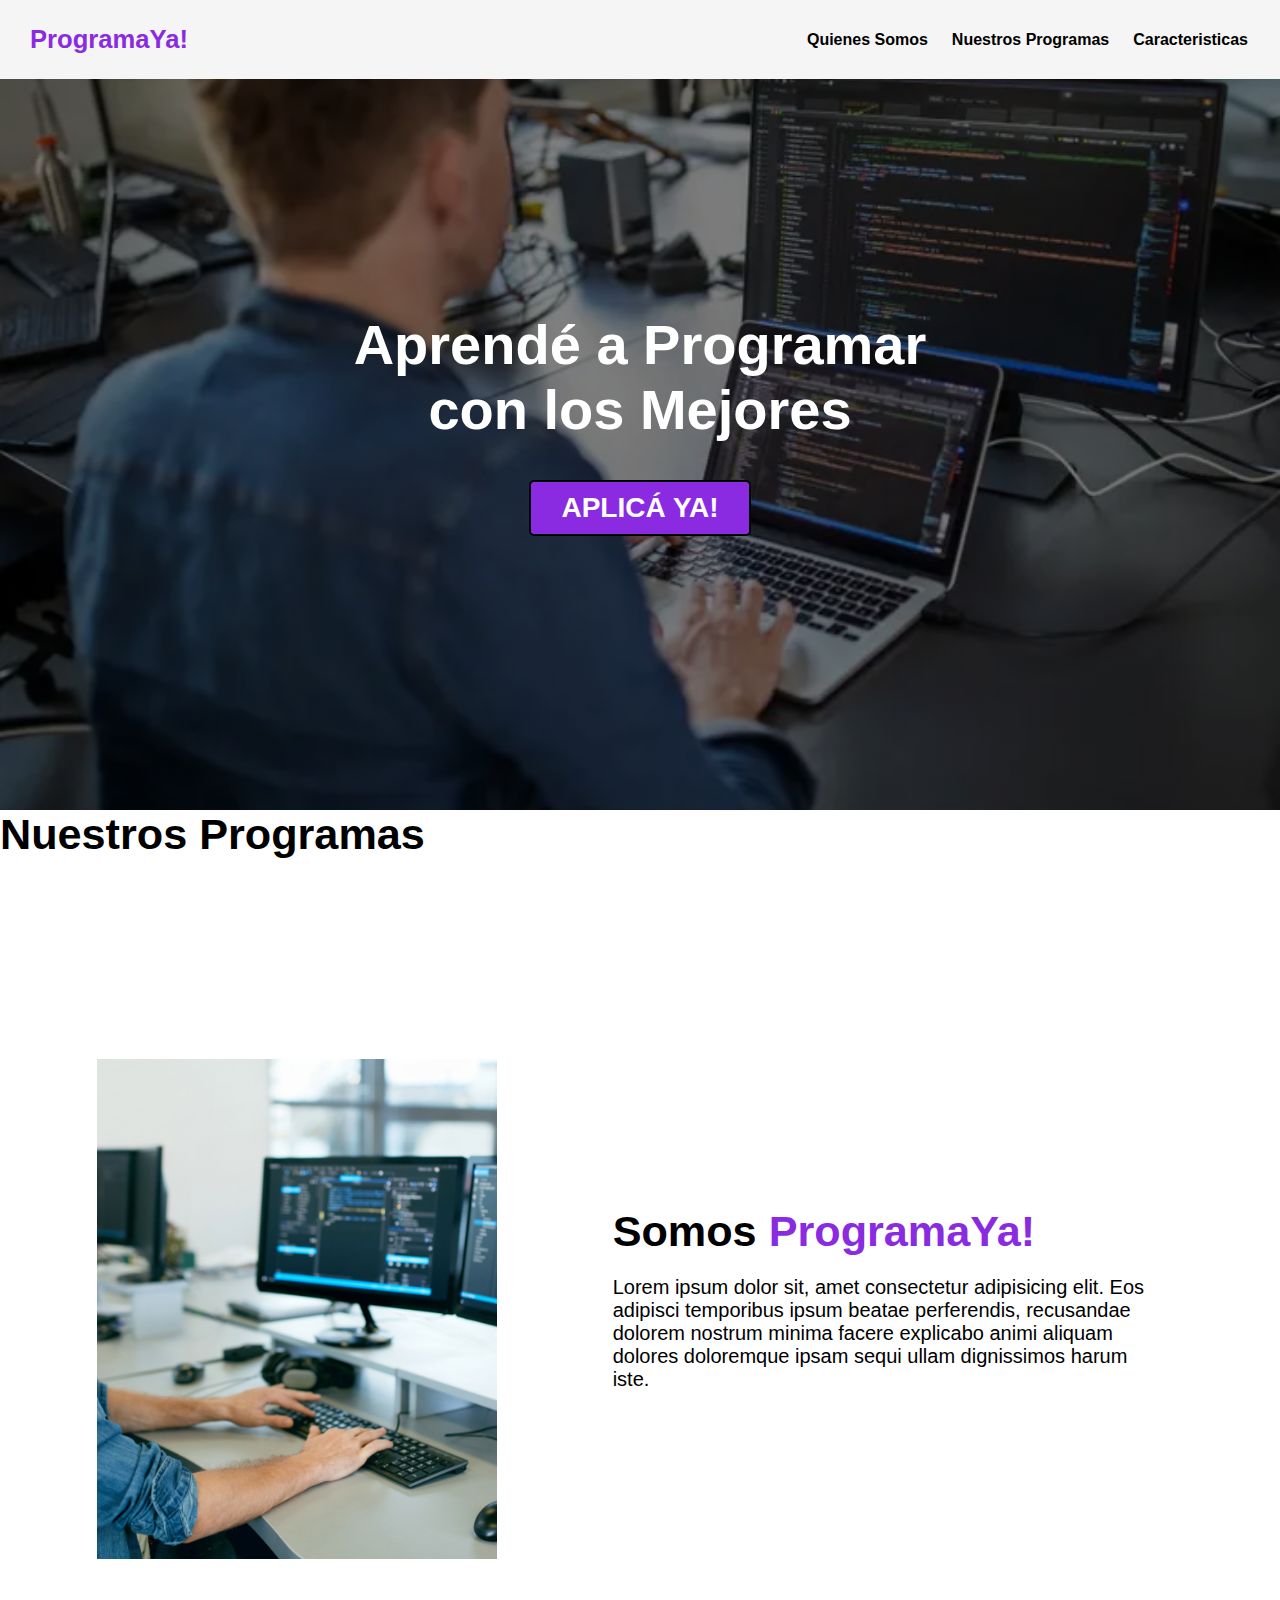
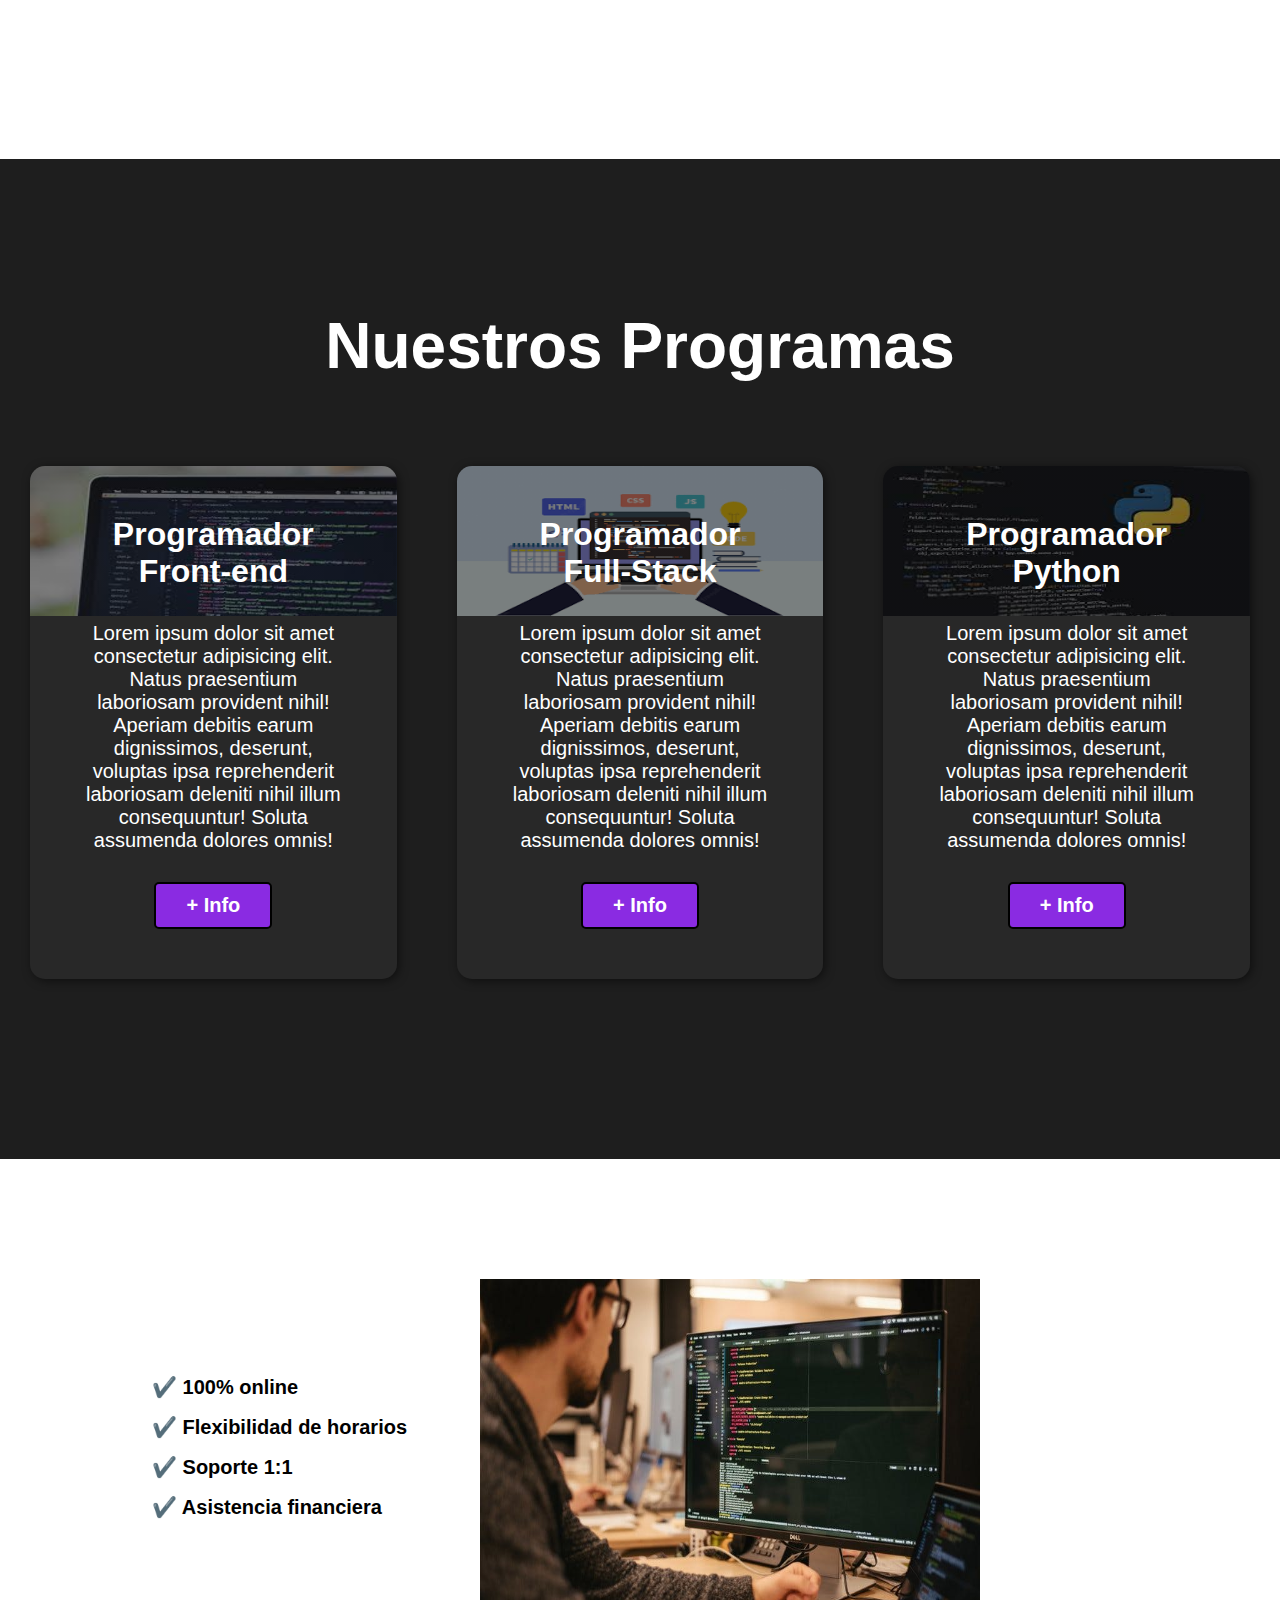
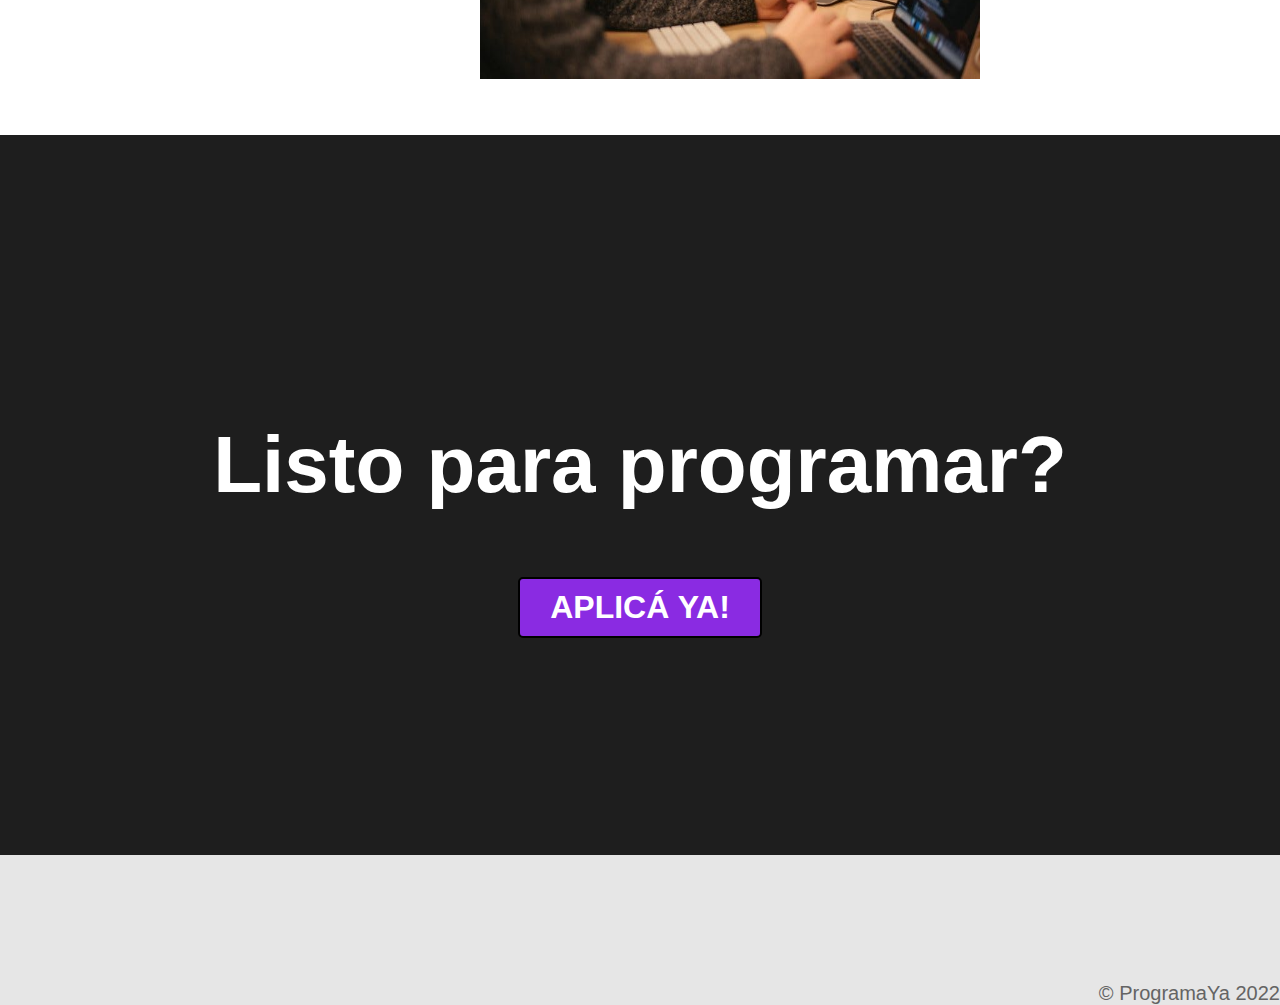
<file: Modelo-Pagina-Web/index.html>
<!DOCTYPE html>
<html lang="en">
<head>
    <meta charset="UTF-8">
    <meta http-equiv="X-UA-Compatible" content="IE=edge">
    <meta name="viewport" content="width=device-width, initial-scale=1.0">
    <title>Modelo Pagina Web</title>
    <link rel="stylesheet" href="index.css">
</head>
<body>
    <header>
        <div class="container">
            <p class="logo">ProgramaYa!</p>
            <nav>
                <a href="#somos-proya">Quienes Somos</a>
                <a href="#nuestros-programas">Nuestros Programas</a>
                <a href="#caracteristicas">Caracteristicas</a>
            </nav>
        </div>
    </header>
    <section id="hero">
        <h1>Aprendé a Programar <br>con los Mejores</h1>
        <form action="https://www.youtube.com/">
            <button>APLICÁ YA!</button>
        </form>

    </section>
    <section id="somos-proya">
        <h2>Nuestros Programas</h2>
        <div class="container">
            <div class="img-container"></div>
            <div class="texto">
                <h2>Somos <span class="color-acento">ProgramaYa!</span></h2>
                <p>Lorem ipsum dolor sit, amet consectetur adipisicing elit. Eos adipisci temporibus ipsum beatae perferendis, recusandae dolorem nostrum minima facere explicabo animi aliquam dolores doloremque ipsam sequi ullam dignissimos harum iste.</p>
            </div>
        </div>
    </section>
    <section id="nuestros-programas">
        <div class="container">
            <h2>Nuestros Programas</h2>
            <div class="programas">
                <div class="carta">
                    <h3>Programador Front-end</h3>
                    <p>Lorem ipsum dolor sit amet consectetur adipisicing elit. Natus praesentium laboriosam provident nihil! Aperiam debitis earum dignissimos, deserunt, voluptas ipsa reprehenderit laboriosam deleniti nihil illum consequuntur! Soluta assumenda dolores omnis!</p>
                    <button>+ Info</button>
                </div>
                <div class="carta">
                    <h3>Programador Full-Stack</h3>
                    <p>Lorem ipsum dolor sit amet consectetur adipisicing elit. Natus praesentium laboriosam provident nihil! Aperiam debitis earum dignissimos, deserunt, voluptas ipsa reprehenderit laboriosam deleniti nihil illum consequuntur! Soluta assumenda dolores omnis!</p>
                    <button>+ Info</button>
                </div>
                <div class="carta">
                    <h3>Programador Python</h3>
                    <p>Lorem ipsum dolor sit amet consectetur adipisicing elit. Natus praesentium laboriosam provident nihil! Aperiam debitis earum dignissimos, deserunt, voluptas ipsa reprehenderit laboriosam deleniti nihil illum consequuntur! Soluta assumenda dolores omnis!</p>
                    <button>+ Info</button>
                </div>
            </div>
        </div>
    </section>

    <section id="caracteristicas">
        <div class="container">
            <ul>
                <li>✔️ 100% online</li>
                <li>✔️ Flexibilidad de horarios</li>
                <li>✔️ Soporte 1:1</li>
                <li>✔️ Asistencia financiera</li>
            </ul>
        </div>
    </section>

    <section id="final">
        <h2>Listo para programar?</h2>
        <button>APLICÁ YA!</button>
    </section>

    <footer>
        <div class="container">
            <p>&copy; ProgramaYa 2022</p>
        </div>
    </footer>
</body>
</html>
</file>
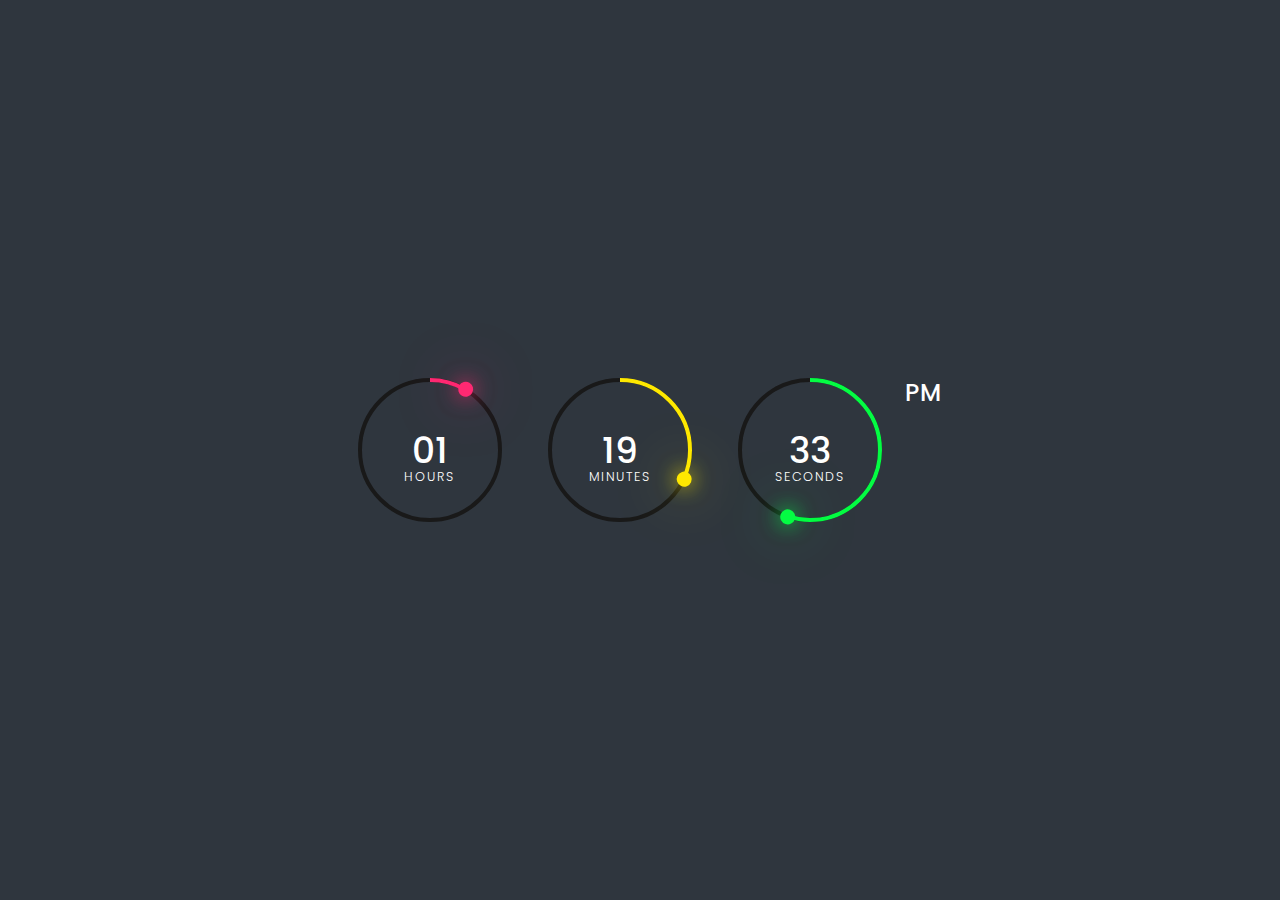
<file: RelojDigital/index.html>
<!DOCTYPE html>
<html lang="en">
<head>
    <meta charset="UTF-8">
    <meta http-equiv="X-UA-Compatible" content="IE=edge">
    <meta name="viewport" content="width=device-width, initial-scale=1.0">
    <title>Reloj Digital</title>
    <link rel="stylesheet" href="style.css">
</head>
<body>
    <div id="time">
        <div class="circle" style="--clr:#ff2972;">
            <div class="dots hr_dot"></div>
            <svg>
                <circle cx="70" cy="70" r="70"></circle>
                <circle cx="70" cy="70" r="70" id="hh"></circle>
            </svg>
            <div id="hours">00</div>
        </div>
        <div class="circle" style="--clr:#fee800;">
            <div class="dots min_dot"></div>
            <svg>
                <circle cx="70" cy="70" r="70"></circle>
                <circle cx="70" cy="70" r="70" id="mm"></circle>
            </svg>
            <div id="minutes">00</div>
        </div>
        <div class="circle" style="--clr:#04fc43;">
            <div class="dots sec_dot"></div>
            <svg>
                <circle cx="70" cy="70" r="70"></circle>
                <circle cx="70" cy="70" r="70" id="ss"></circle>
            </svg>
            <div id="seconds">00</div>
        </div>
        <div class="ap">
            <div id="ampm">AM</div>
        </div>
    </div>
    
    <script>


        setInterval(() =>{
            let hours = document.getElementById('hours');
            let minutes = document.getElementById('minutes');
            let seconds = document.getElementById('seconds');
            let ampm = document.getElementById('ampm');

            let hh = document.getElementById('hh');
            let mm = document.getElementById('mm');
            let ss = document.getElementById('ss');

            let hr_dot = document.querySelector('.hr_dot');
            let min_dot = document.querySelector('.min_dot');
            let sec_dot = document.querySelector('.sec_dot');

            let h = new Date().getHours();
            let m = new Date().getMinutes();
            let s = new Date().getSeconds();
            let am = h >= 12 ? "PM" : "AM";

            // convert 24hr clock to 12hr clock
            if (h > 12){
                h = h - 12; 
            }
            // add zero before single digit number
            h = (h < 10) ? "0" + h : h;
            m = (m < 10) ? "0" + m : m;
            s = (s < 10) ? "0" + s : s;


            hours.innerHTML = h + "<br><span>Hours</span>";
            minutes.innerHTML = m + "<br><span>Minutes</span>";
            seconds.innerHTML = s + "<br><span>Seconds</span>";
            ampm.innerHTML = am;

            hh.style.strokeDashoffset = 440 - (440 * h) / 12;
            // 12 hrs clock
            mm.style.strokeDashoffset = 440 - (440 * m) / 60;
            // 60 minutes
            ss.style.strokeDashoffset = 440 - (440 * s) / 60;
            // 60 seconds

            hr_dot.style.transform = `rotate(${h * 30}deg)`;
            // 360 / 12 = 30
            min_dot.style.transform = `rotate(${m * 6}deg)`;
            // 360 / 60 = 6
            sec_dot.style.transform = `rotate(${s * 6}deg)`;
            // 360 / 60 = 6
        })
    

    </script>
</body>
</html>
</file>
<file: Modelo-Pagina-Web/index.css>
*{
    box-sizing: border-box;
}

html{
    scroll-behavior: smooth;
}

body{
    font-family: 'Roboto', sans-serif;
    margin: 0;
}

h1{font-size: 3.5em;}
h2{font-size: 2.7em;}
h3{font-size: 2em;}
p{font-size: 1.25em;}
ul{list-style: none;}
li{font-size: 1.25em;}

button{
    font-size: 1.25em;
    font-weight: bold;
    padding: 10px 30px;
    border-radius: 5px;
    border: 2px solid rgba(0, 0, 0, 5);
    color: white;
    background-color: blueviolet;
}

button:hover{
    background-color: rgb(101, 33, 165);
}

.container{
    max-width: 1400px;
    margin: auto; 
}

.color-acento{color:blueviolet;}

header{
    background-color: rgb(245, 245, 245);
}

header .logo{
    margin: 0;
    padding: 25px 30px;
    font-weight: bold;
    color: blueviolet;
    font-size: 1.6em;
}

header .container{
    display: flex;
    flex-direction: column;
    align-items: center;
}

header nav{
    display: flex;
    flex-direction: column;
    text-align: center;
    padding-bottom: 25px;
}

header a{
    padding: 5px 12px;
    text-decoration: none;
    font-weight: bold;
    color: black;
}

header a:hover{
    color: blueviolet;
}

#hero{
    display: flex;
    align-items: center;
    justify-content: center;
    text-align: center;
    flex-direction: column;
    height: 90vh;
    color: white;
    background-image: linear-gradient(
        0deg,
        rgba(0,0,0,0.5),
        rgba(0,0,0,0.5)
    ), 
    url("IMG/hero3.webp");
    background-repeat: no-repeat;
    background-size: cover;
    background-position: center center;
}

#hero h1{
    color: white;
}

#hero button{
    font-size: 1.75em;
}

#somos-proya .container{
    text-align: center;
    padding: 200px 12px;
}

#nuestros-programas{
    background-color: rgb(30, 30, 30);
    color: white;
    text-align: center;
}

#nuestros-programas .container{
    padding: 150px 0px;
}

#nuestros-programas h2{
    margin-top: 0;
    font-size: 3.2em;
}

#nuestros-programas p{
    display: none;
}

#nuestros-programas .carta{
    background-position: center center;
    background-size: cover;
    padding: 50px 0px;
    margin: 30px;
    border-radius: 15px;
}

.carta:first-child{
    background-image: linear-gradient(
        0deg,
        rgba(0,0,0,0.5),
        rgba(0,0,0,0.5)
    ), 
    url("IMG/front-end.jfif");
}

.carta:nth-child(2){
    background-image: linear-gradient(
        0deg,
        rgba(0,0,0,0.5),
        rgba(0,0,0,0.5)
    ), 
    url("IMG/full-stack.png");
}

.carta:last-child{
    background-image: linear-gradient(
        0deg,
        rgba(0,0,0,0.5),
        rgba(0,0,0,0.5)
    ), 
    url("IMG/python.jfif");
}

#caracteristicas .container{
    text-align: center;
    padding: 200px 12px;
}

#caracteristicas li{
    margin: 16px 0px;
    font-weight: bold;
}

#final{
    display: flex;
    align-items: center;
    justify-content: center;
    text-align: center;
    flex-direction: column;
    height: 80vh;
    background-color: rgb(30, 30, 30);
    color: white;
}

#final h2{
    font-size: 9vw;
}

#final button{
    font-size: 5em;
}

footer{
    background-color: rgb(230,230,230);
}

footer p{
    margin: 0;
    paddin: 12px;
    color: rgb(100, 100, 100);
}

footer .container{
    height: 150px;
    display: flex;
    justify-content: center;
    align-items: flex-end;
}

@media (min-width:720px){
    header{
        position: fixed;
        width: 100%;
    }
    header .container{
        flex-direction: row;
        justify-content: space-between;
    }
    header nav{
        flex-direction: row;
        padding-bottom: 0;
        padding-right: 20px;
    }

    #hero .h1{
        font-size: 5em;
    }

    #somos-proya .container{
        display: flex;
        justify-content: space-evenly;
    }

    #somos-proya .texto{
        padding: 0px 30px;
        width: 50%;
        max-width: 600px;
        text-align: initial;
        padding-left: 30px;
        display: flex;
        flex-direction: column;
        justify-content: center;
    }

    #somos-proya h2{
        margin: 0px;
    }

    #somos-proya .img-container{
        background-image: url("IMG/proya.jpg"); 
        background-size: cover;
        background-position: center center;
        height: 500px;
        width: 400px;
    }

    #nuestros-programas .programas{
        display: flex;
        justify-content: center;
    }

    #nuestros-programas p{
        display: block;
        margin-bottom: 30px;
    }

    #nuestros-programas h2{
        font-size: 4em;
    }

    #nuestros-programas h3{
        margin-top: 0;
    }

    #nuestros-programas .carta{
        padding: 50px;
        background-size: 100% 150px;
        background-repeat: no-repeat;
        background-position-y: 0;
        background-color: rgba(50,50,50, 0.5);
        box-shadow: 2px 2px 10px rgba(0,0,0,0.5);
    }

    .carta:first-child{
        background-image: linear-gradient(
            0deg,
            rgba(0,0,0,0.5),
            rgba(0,0,0,0.5)
        ), 
        url("IMG/front-end.jfif");
    }
    
    .carta:nth-child(2){
        background-image: linear-gradient(
            0deg,
            rgba(0,0,0,0.5),
            rgba(0,0,0,0.5)
        ), 
        url("IMG/full-stack.png");
    }
    
    .carta:last-child{
        background-image: linear-gradient(
            0deg,
            rgba(0,0,0,0.5),
            rgba(0,0,0,0.5)
        ), 
        url("IMG/python.jfif");
    }

    #caracteristicas{
        background-image: url("IMG/caracteristicas.jpg");
        background-repeat: no-repeat;
        background-size: 500px 400px;
        background-position: calc(100vw - 500px) 120px;
    }

    #caracteristicas .container{
        text-align: initial;
    }

    #caracteristicas ul{
        margin-left: 100px;
    }

    #final h2{
        font-size: 5em;
    }

    #final button{
        font-size: 2em;
    }

    footer .container{
        justify-content: flex-end;
    }

}

@media (min-width: 1200px){
    #caracteristicas{
        background-position-x: calc(100vw - 800px);
    }
}
</file>
<file: RelojDigital/style.css>
@import url('https://fonts.googleapis.com/css?family=Poppins:200,300,400,500,600,700,800,900&display=swap');
*

{
    margin: 0;
    padding: 0;
    box-sizing: border-box;
    font-family: 'Poppins', sans-serif;
}
body
{
    display: flex;
    justify-content: center;
    align-items: center;
    min-height: 100vh;
    background: #2f363e;
}
#time
{
    display: flex;
    gap: 40px;
    color: #fff;
}
#time .circle
{
    position: relative;
    width: 150px;
    height: 150px;
    display: flex;
    justify-content: center;
    align-items: center;
}
#time .circle svg
{
    position: relative;
    width: 150px;
    height: 150px;
    transform: rotate(270deg);
}
#time .circle svg circle
{
    width: 100%;
    height: 100%;
    fill: transparent;
    stroke: #191919;
    stroke-width: 4;
    transform: translate(5px, 5px);
}
#time .circle svg circle:nth-child(2)
{
    stroke: var(--clr);
    stroke-dasharray: 440;
}
#time div
{
    position: absolute;
    text-align: center;
    font-weight: 500;
    font-size: 1.5em;
}
#time div span
{
    position: absolute;
    transform: translateX(-50%) translateY(-10px);
    font-size: 0.35em;
    font-weight: 300;
    letter-spacing: 0.1em;
    text-transform: uppercase;
}
#time .ap
{
    position: relative;
    font-size: 1em;
    transform: translateX(-20px);
}
.dots
{
    position: absolute;
    width: 100%;
    height: 100%;
    z-index: 10;
    display: flex;
    justify-content: center;
}
.dots::before
{
    content: '';
    position: absolute;
    top: -3px;
    width: 15px;
    height: 15px;
    background: var(--clr);
    border-radius: 50%;
    box-shadow: 0 0 20px var(--clr),
    0 0 60px var(--clr);
}
</file>
